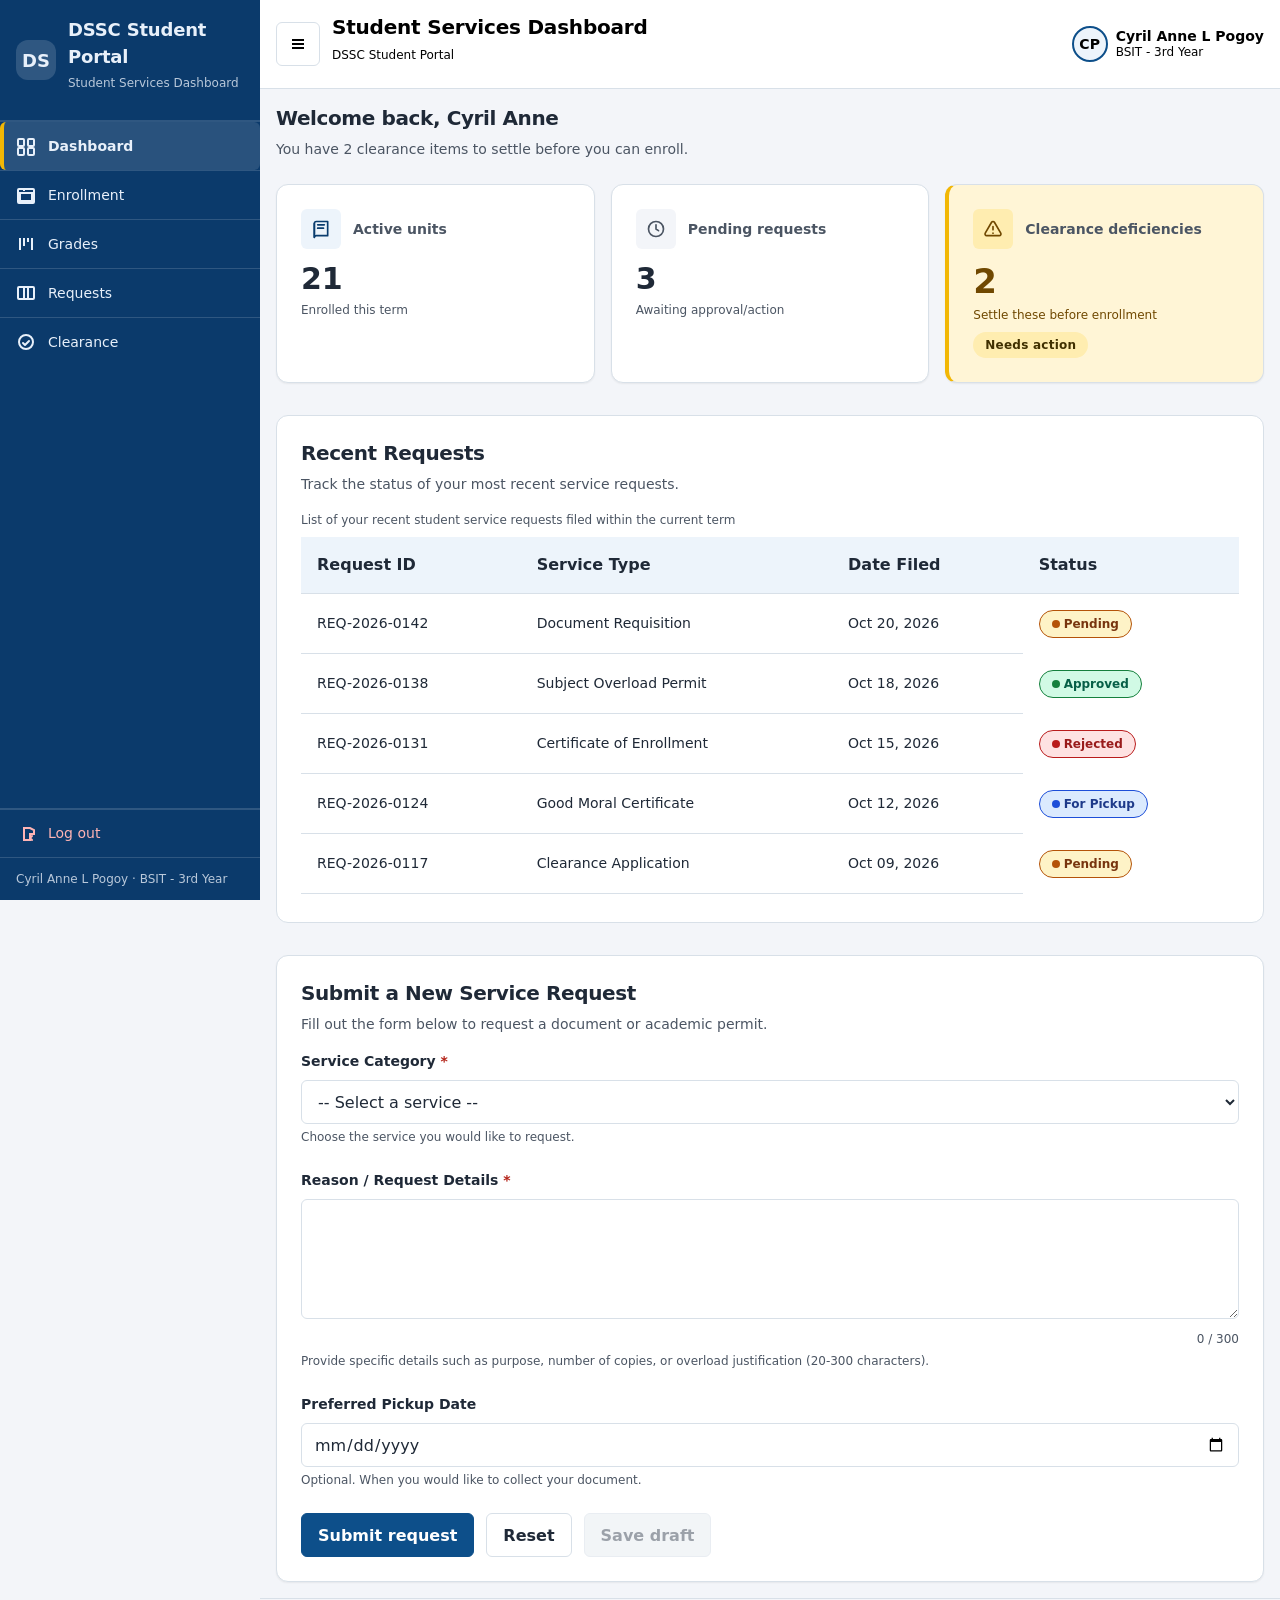
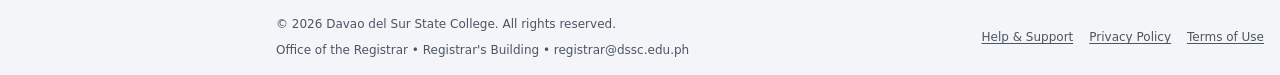
<file: index.html>
<!DOCTYPE html>
<html lang="en">
<head>
    <meta charset="UTF-8">
    <meta name="viewport" content="width=device-width, initial-scale=1">
    <title>Student Services Dashboard | DSSC Student Portal</title>
    <link rel="stylesheet" href="styles.css">
</head>
<body>
    <!-- Skip to main content link (first focusable element) -->
    <a href="#main-content" class="skip-link">Skip to main content</a>

    <!-- Sidebar (persistent on desktop, off-canvas drawer on mobile) -->
    <aside id="sidebar" class="sidebar">
        <div class="sidebar-brand">
            <span class="sidebar-logo" aria-hidden="true">DS</span>
            <div class="sidebar-title">
                <p class="site-title">DSSC Student Portal</p>
                <p class="site-subtitle">Student Services Dashboard</p>
            </div>
        </div>
        <nav aria-label="Main navigation">
            <ul class="sidebar-nav-list">
                <li class="sidebar-nav-item">
                    <a href="#summary" class="sidebar-link" aria-current="page">
                        <svg class="sidebar-icon" viewBox="0 0 20 20" aria-hidden="true" focusable="false">
                            <rect x="2" y="3" width="6" height="7" rx="1" stroke="currentColor" stroke-width="2" fill="none"/>
                            <rect x="12" y="3" width="6" height="7" rx="1" stroke="currentColor" stroke-width="2" fill="none"/>
                            <rect x="2" y="12" width="6" height="7" rx="1" stroke="currentColor" stroke-width="2" fill="none"/>
                            <rect x="12" y="12" width="6" height="7" rx="1" stroke="currentColor" stroke-width="2" fill="none"/>
                        </svg>
                        <span class="sidebar-label">Dashboard</span>
                    </a>
                </li>
                <li class="sidebar-nav-item">
                    <a href="#enrollment" class="sidebar-link">
                        <svg class="sidebar-icon" viewBox="0 0 20 20" aria-hidden="true" focusable="false">
                            <rect x="2" y="4" width="16" height="14" rx="1" stroke="currentColor" stroke-width="2" fill="none"/>
                            <line x1="8" y1="4" x2="8" y2="6" stroke="currentColor" stroke-width="2"/>
                            <path d="M4 8h12v8H4z" stroke="currentColor" stroke-width="2" fill="none"/>
                        </svg>
                        <span class="sidebar-label">Enrollment</span>
                    </a>
                </li>
                <li class="sidebar-nav-item">
                    <a href="#grades" class="sidebar-link">
                        <svg class="sidebar-icon" viewBox="0 0 20 20" aria-hidden="true" focusable="false">
                            <line x1="4" y1="16" x2="4" y2="4" stroke="currentColor" stroke-width="2"/>
                            <line x1="8" y1="12" x2="8" y2="4" stroke="currentColor" stroke-width="2"/>
                            <line x1="12" y1="8" x2="12" y2="4" stroke="currentColor" stroke-width="2"/>
                            <line x1="16" y1="4" x2="16" y2="16" stroke="currentColor" stroke-width="2"/>
                        </svg>
                        <span class="sidebar-label">Grades</span>
                    </a>
                </li>
                <li class="sidebar-nav-item">
                    <a href="#recent-requests" class="sidebar-link">
                        <svg class="sidebar-icon" viewBox="0 0 20 20" aria-hidden="true" focusable="false">
                            <rect x="2" y="4" width="16" height="12" rx="1" stroke="currentColor" stroke-width="2" fill="none"/>
                            <line x1="8" y1="4" x2="8" y2="16" stroke="currentColor" stroke-width="2"/>
                            <line x1="12" y1="4" x2="12" y2="16" stroke="currentColor" stroke-width="2"/>
                        </svg>
                        <span class="sidebar-label">Requests</span>
                    </a>
                </li>
                <li class="sidebar-nav-item">
                    <a href="#clearance" class="sidebar-link">
                        <svg class="sidebar-icon" viewBox="0 0 20 20" aria-hidden="true" focusable="false">
                            <circle cx="10" cy="10" r="7" stroke="currentColor" stroke-width="2" fill="none"/>
                            <path d="M7 11l2 2 4-4" stroke="currentColor" stroke-width="2" fill="none" stroke-linecap="round" stroke-linejoin="round"/>
                        </svg>
                        <span class="sidebar-label">Clearance</span>
                    </a>
                </li>
                <li class="sidebar-nav-item">
                    <a href="#" class="sidebar-link sidebar-link--logout">
                        <svg class="sidebar-icon" viewBox="0 0 20 20" aria-hidden="true" focusable="false">
                            <path d="M14 4h-6v12h6v-6h4v-4z" stroke="currentColor" stroke-width="2" fill="none"/>
                            <polyline points="16,12 14,14 16,16" stroke="currentColor" stroke-width="2" fill="none" stroke-linecap="round" stroke-linejoin="round"/>
                        </svg>
                        <span class="sidebar-label">Log out</span>
                    </a>
                </li>
            </ul>
        </nav>
        <p class="sidebar-context">BSIT - 3rd Year</p>
    </aside>

    <!-- Backdrop overlay for the off-canvas drawer -->
    <div class="overlay" hidden></div>

    <!-- Persistent Header -->
    <header class="site-header">
        <div class="header-container">
            <button class="menu-toggle" aria-expanded="false" aria-controls="sidebar" aria-label="Toggle navigation">
                <svg class="menu-icon" viewBox="0 0 20 20" aria-hidden="true" focusable="false">
                    <line x1="4" y1="6" x2="16" y2="6" stroke="currentColor" stroke-width="2"/>
                    <line x1="4" y1="10" x2="16" y2="10" stroke="currentColor" stroke-width="2"/>
                    <line x1="4" y1="14" x2="16" y2="14" stroke="currentColor" stroke-width="2"/>
                </svg>
            </button>
            <div class="page-title">
                <h1 class="site-title">Student Services Dashboard</h1>
                <p class="site-subtitle">DSSC Student Portal</p>
            </div>
            <div class="profile-badge" role="group" aria-label="Current user" data-user-name="Cyril Anne L Pogoy">
                <span class="profile-avatar" aria-hidden="true"></span>
                <div class="profile-details">
                    <p class="profile-name"></p>
                    <p class="profile-id">BSIT - 3rd Year</p>
                </div>
            </div>
        </div>
    </header>

    <!-- Main Content Canvas -->
    <main id="main-content" class="main-content">
        <!-- Summary Metrics Section (PRIMARY) -->
        <section id="summary" class="section summary-section" aria-labelledby="summary-heading">
            <header class="section-header">
                <h2 id="summary-heading" class="section-title">Welcome back, <span id="greeting-name"></span></h2>
                <p class="section-description">You have 2 clearance items to settle before you can enroll.</p>
            </header>

            <div class="metric-grid">
                <!-- Metric Card 1: Active Units -->
                <article class="metric-card" aria-labelledby="metric-active-units">
                    <div class="metric-body">
                        <div class="metric-head">
                            <span class="metric-icon" aria-hidden="true">
                                <svg viewBox="0 0 24 24" fill="none" stroke="currentColor" stroke-width="2" stroke-linecap="round" stroke-linejoin="round" aria-hidden="true">
                                    <path d="M4 5.5A2.5 2.5 0 0 1 6.5 3H20v17H6.5A2.5 2.5 0 0 0 4 22z"/>
                                    <path d="M4 5.5v16.5M8 7h8M8 11h7"/>
                                </svg>
                            </span>
                            <h3 id="metric-active-units" class="metric-title">Active units</h3>
                        </div>
                        <p class="metric-value">21</p>
                        <p class="metric-note">Enrolled this term</p>
                    </div>
                </article>

                <!-- Metric Card 2: Pending Requests -->
                <article class="metric-card" aria-labelledby="metric-pending-requests">
                    <div class="metric-body">
                        <div class="metric-head">
                            <span class="metric-icon metric-icon--neutral" aria-hidden="true">
                                <svg viewBox="0 0 24 24" fill="none" stroke="currentColor" stroke-width="2" stroke-linecap="round" stroke-linejoin="round" aria-hidden="true">
                                    <circle cx="12" cy="12" r="9"/>
                                    <path d="M12 7v5l3 2"/>
                                </svg>
                            </span>
                            <h3 id="metric-pending-requests" class="metric-title">Pending requests</h3>
                        </div>
                        <p class="metric-value" id="metric-pending-value">3</p>
                        <p class="metric-note">Awaiting approval/action</p>
                    </div>
                </article>

                <!-- Metric Card 3: Clearance Deficiencies (urgent/warning) -->
                <article class="metric-card metric-card--warning" aria-labelledby="metric-clearance-deficiencies">
                    <div class="metric-body">
                        <div class="metric-head">
                            <span class="metric-icon metric-icon--warning" aria-hidden="true">
                                <svg viewBox="0 0 24 24" fill="none" stroke="currentColor" stroke-width="2" stroke-linecap="round" stroke-linejoin="round" aria-hidden="true">
                                    <path d="M10.3 3.9 2.7 17a2 2 0 0 0 1.7 3h15.2a2 2 0 0 0 1.7-3L13.7 3.9a2 2 0 0 0-3.4 0z"/>
                                    <path d="M12 9v4m0 4h.01"/>
                                </svg>
                            </span>
                            <h3 id="metric-clearance-deficiencies" class="metric-title">Clearance deficiencies</h3>
                        </div>
                        <p class="metric-value">2</p>
                        <p class="metric-note">Settle these before enrollment</p>
                        <span class="metric-action-tag">Needs action</span>
                    </div>
                </article>
            </div>
        </section>

        <!-- Recent Requests Table Section (SECONDARY) -->
        <section id="recent-requests" class="section requests-section" aria-labelledby="requests-heading">
            <header class="section-header">
                <h2 id="requests-heading" class="section-title">Recent Requests</h2>
                <p class="section-description">Track the status of your most recent service requests.</p>
            </header>

            <!-- Responsive table wrapper (overflow-x safety net) -->
            <div class="table-wrapper" role="region" aria-labelledby="requests-heading" tabindex="0">
                <table class="requests-table">
                    <caption class="table-caption">List of your recent student service requests filed within the current term</caption>
                    <thead>
                        <tr>
                            <th scope="col">Request ID</th>
                            <th scope="col">Service Type</th>
                            <th scope="col">Date Filed</th>
                            <th scope="col">Status</th>
                        </tr>
                    </thead>
                    <tbody id="requests-table-body">
                        <tr>
                            <td data-label="Request ID">REQ-2026-0142</td>
                            <td data-label="Service Type">Document Requisition</td>
                            <td data-label="Date Filed">Oct 20, 2026</td>
                            <td data-label="Status"><span class="status-badge status-badge--pending"><span class="status-dot" aria-hidden="true"></span><span class="status-text">Pending</span></span></td>
                        </tr>
                        <tr>
                            <td data-label="Request ID">REQ-2026-0138</td>
                            <td data-label="Service Type">Subject Overload Permit</td>
                            <td data-label="Date Filed">Oct 18, 2026</td>
                            <td data-label="Status"><span class="status-badge status-badge--approved"><span class="status-dot" aria-hidden="true"></span><span class="status-text">Approved</span></span></td>
                        </tr>
                        <tr>
                            <td data-label="Request ID">REQ-2026-0131</td>
                            <td data-label="Service Type">Certificate of Enrollment</td>
                            <td data-label="Date Filed">Oct 15, 2026</td>
                            <td data-label="Status"><span class="status-badge status-badge--rejected"><span class="status-dot" aria-hidden="true"></span><span class="status-text">Rejected</span></span></td>
                        </tr>
                        <tr>
                            <td data-label="Request ID">REQ-2026-0124</td>
                            <td data-label="Service Type">Good Moral Certificate</td>
                            <td data-label="Date Filed">Oct 12, 2026</td>
                            <td data-label="Status"><span class="status-badge status-badge--for-pickup"><span class="status-dot" aria-hidden="true"></span><span class="status-text">For Pickup</span></span></td>
                        </tr>
                        <tr>
                            <td data-label="Request ID">REQ-2026-0117</td>
                            <td data-label="Service Type">Clearance Application</td>
                            <td data-label="Date Filed">Oct 09, 2026</td>
                            <td data-label="Status"><span class="status-badge status-badge--pending"><span class="status-dot" aria-hidden="true"></span><span class="status-text">Pending</span></span></td>
                        </tr>
                    </tbody>
                </table>
            </div>
        </section>

        <!-- New Service Request Form Section (UTILITY/form panel) -->
        <section id="new-request" class="section form-section" aria-labelledby="form-heading">
            <header class="section-header">
                <h2 id="form-heading" class="section-title">Submit a New Service Request</h2>
                <p class="section-description">Fill out the form below to request a document or academic permit.</p>
            </header>

            <!-- Success/Feedback message region (aria-live) -->
            <div id="form-status" class="form-status" role="status" aria-live="polite"></div>

            <form id="request-form" class="service-request-form" action="#" method="post" novalidate aria-labelledby="form-heading">
                <!-- Field 1: Service Category -->
                <div class="form-group">
                    <label for="service-category" class="form-label">Service Category <span class="required" aria-hidden="true">*</span><span class="visually-hidden"> (required)</span></label>
                    <select id="service-category" name="service-category" class="form-control" required aria-required="true" aria-describedby="service-category-help service-category-error">
                        <option value="" selected disabled>-- Select a service --</option>
                        <option value="document-requisition">Document Requisition</option>
                        <option value="subject-overload-permit">Subject Overload Permit</option>
                        <option value="certificate-enrollment">Certificate of Enrollment</option>
                        <option value="clearance-application">Clearance Application</option>
                    </select>
                    <small id="service-category-help" class="form-help">Choose the service you would like to request.</small>
                    <p id="service-category-error" class="error-msg" role="alert"></p>
                </div>

                <!-- Field 2: Reason / Request Details -->
                <div class="form-group">
                    <label for="request-details" class="form-label">Reason / Request Details <span class="required" aria-hidden="true">*</span><span class="visually-hidden"> (required)</span></label>
                    <textarea id="request-details" name="request-details" class="form-control" rows="5" required minlength="20" maxlength="300" aria-required="true" aria-describedby="request-details-help request-details-error"></textarea>
                    <span id="char-counter" class="char-counter">0 / 300</span>
                    <small id="request-details-help" class="form-help">Provide specific details such as purpose, number of copies, or overload justification (20-300 characters).</small>
                    <p id="request-details-error" class="error-msg" role="alert"></p>
                </div>

                <!-- Field 3: Preferred Pickup Date (Optional) -->
                <div class="form-group">
                    <label for="pickup-date" class="form-label">Preferred Pickup Date</label>
                    <input type="date" id="pickup-date" name="pickup-date" class="form-control" aria-describedby="pickup-date-help pickup-date-error">
                    <small id="pickup-date-help" class="form-help">Optional. When you would like to collect your document.</small>
                    <p id="pickup-date-error" class="error-msg" role="alert"></p>
                </div>

                <!-- Form Actions (Flexbox button group) -->
                <div class="form-actions">
                    <button type="submit" class="btn btn-primary">Submit request</button>
                    <button type="reset" class="btn btn-secondary">Reset</button>
                    <button type="button" class="btn btn-save" id="save-draft" disabled>Save draft</button>
                </div>
            </form>
        </section>
    </main>

    <!-- Footer -->
    <footer id="footer" class="site-footer">
        <div class="footer-container">
            <p class="footer-text">&copy; 2026 Davao del Sur State College. All rights reserved.</p>
            <p class="footer-text">Office of the Registrar &bull; Registrar's Building &bull; registrar@dssc.edu.ph</p>
            <nav class="footer-nav" aria-label="Footer links">
                <a href="#">Help &amp; Support</a>
                <a href="#">Privacy Policy</a>
                <a href="#">Terms of Use</a>
            </nav>
        </div>
    </footer>

    <script src="script.js" defer></script>
</body>
</html>
</file>
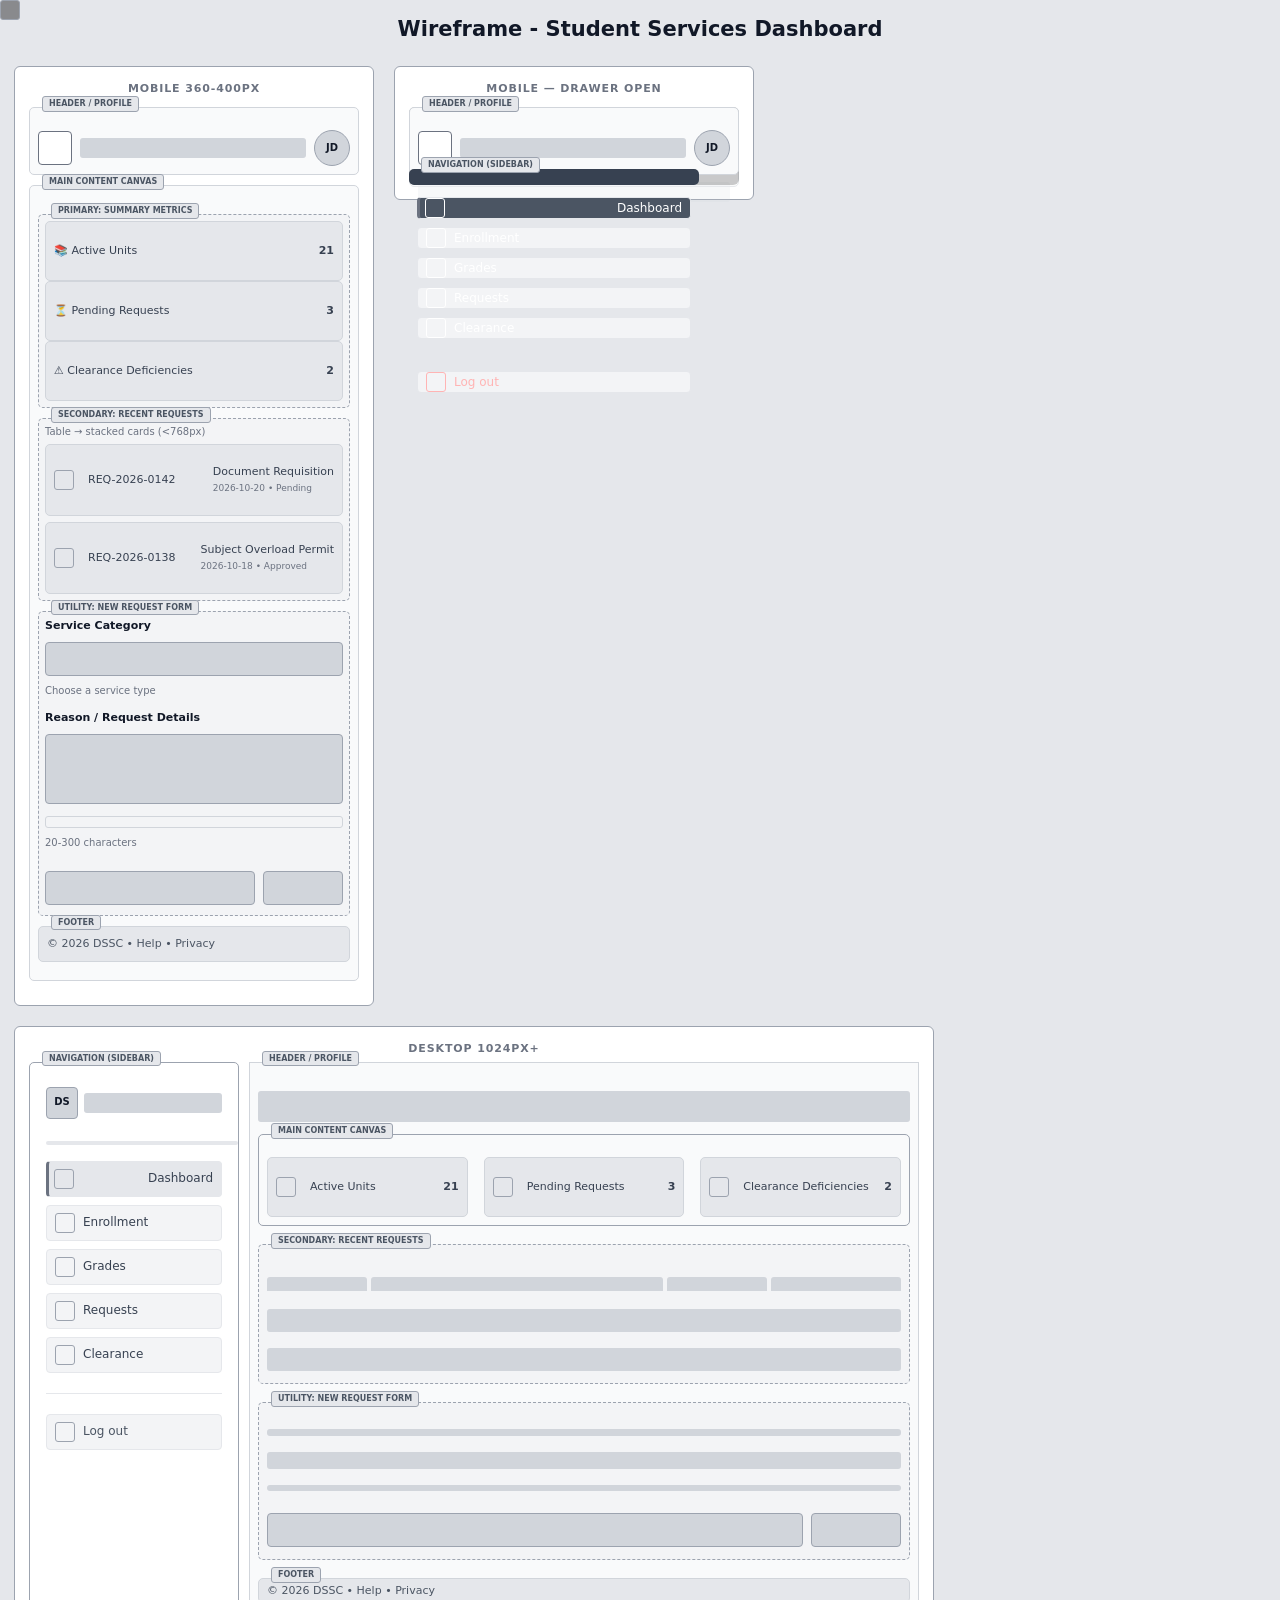
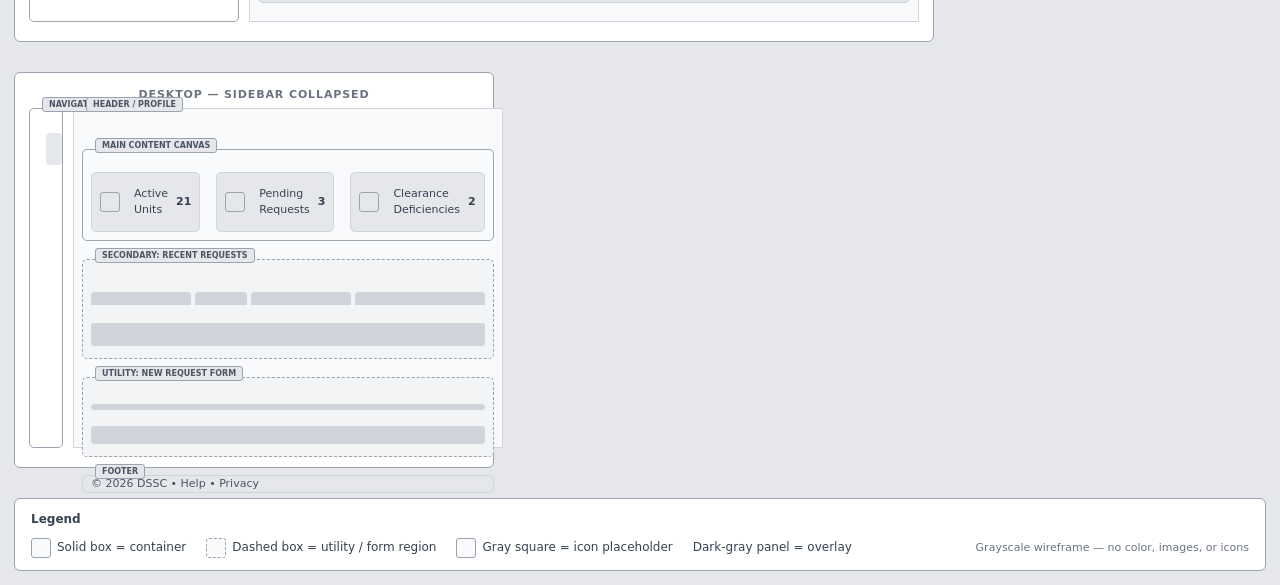
<file: wireframe.html>
<!DOCTYPE html>
<html lang="en">
<head>
    <meta charset="UTF-8">
    <meta name="viewport" content="width=device-width, initial-scale=1">
    <title>Wireframe - Student Services Dashboard</title>
    <style>
        * { box-sizing: border-box; margin: 0; padding: 0; }
        body {
            background: #e5e7eb;
            color: #111827;
            font-family: system-ui, -apple-system, Segoe UI, Roboto, Helvetica, Arial, sans-serif;
            font-size: 13px;
            line-height: 1.45;
            padding: 14px;
        }
        h1 {
            font-size: 21px;
            font-weight: 700;
            margin: 0 0 22px;
            text-align: center;
        }
        .page-wrap {
            max-width: 1700px;
            margin: 0 auto;
        }
        .frames-row {
            display: flex;
            gap: 20px;
            align-items: flex-start;
            flex-wrap: wrap;
            margin-bottom: 30px;
        }
        .frame {
            background: #ffffff;
            border: 1px solid #9ca3af;
            border-radius: 6px;
            padding: 14px;
            position: relative;
            display: flex;
            flex-direction: column;
        }
        .frame.mobile { width: 360px; }
        .frame.desktop { width: 920px; }
        .frame.small { width: 480px; }
        .frame-title {
            font-size: 11px;
            font-weight: 700;
            color: #6b7280;
            text-transform: uppercase;
            letter-spacing: 0.08em;
            text-align: center;
            margin-bottom: 10px;
        }
        /* Region tag on top-left border */
        .region-tag {
            position: absolute;
            top: -12px;
            left: 12px;
            font-size: 8px;
            font-weight: 700;
            color: #4b5563;
            background: #e5e7eb;
            border: 1px solid #9ca3af;
            padding: 1px 6px;
            border-radius: 3px;
            z-index: 2;
            text-transform: uppercase;
            white-space: nowrap;
        }
        .region { position: relative; padding-top: 16px; margin-bottom: 10px; }
        .box {
            background: #f9fafb;
            border: 1px solid #d1d5db;
            border-radius: 5px;
            padding: 8px;
        }
        .box.dashed { border-style: dashed; border-color: #9ca3af; background: #f3f4f6; }
        .bar { height: 20px; border-radius: 3px; background: #d1d5db; margin: 4px 0; }
        .bar.wide { width: 100%; }
        .flex { display: flex; gap: 8px; align-items: center; }
        .flex-col { display: flex; flex-direction: column; gap: 8px; }
        .card {
            height: 60px;
            border-radius: 5px;
            background: #e5e7eb;
            border: 1px solid #d1d5db;
            padding: 6px 8px;
            font-size: 11px;
            color: #374151;
            display: flex;
            align-items: center;
            gap: 8px;
        }
        .footer-box {
            height: 36px;
            border-radius: 5px;
            background: #e5e7eb;
            border: 1px solid #d1d5db;
            display: flex;
            align-items: center;
            padding: 0 8px;
            font-size: 11px;
            color: #4b5563;
        }
        .hamburger {
            width: 34px; height: 34px;
            border: 1px solid #6b7280;
            border-radius: 4px;
            background: #ffffff;
            display: flex;
            align-items: center;
            justify-content: center;
        }
        .icon-box {
            width: 20px; height: 20px;
            border: 1px solid #9ca3af;
            border-radius: 3px;
            flex-shrink: 0;
        }
        .nav-row {
            height: 36px;
            border-radius: 4px;
            background: #f3f4f6;
            border: 1px solid #e5e7eb;
            display: flex;
            align-items: center;
            padding: 0 8px;
            font-size: 12px;
            color: #374151;
            gap: 8px;
        }
        .nav-row.active {
            background: #e5e7eb;
            border-left: 3px solid #6b7280;
            padding-left: 5px;
        }
        .nav-row.logout {
            margin-top: auto;
            color: #4b5563;
        }
        .overlay {
            position: absolute;
            inset: 0;
            background: rgba(0, 0, 0, 0.4);
            border-radius: 6px;
            z-index: 1;
        }
        /* Callout in page margin */
        .callout {
            position: absolute;
            font-size: 10px;
            color: #374151;
            background: #ffffff;
            border: 1px solid #9ca3af;
            padding: 2px 6px;
            border-radius: 3px;
            white-space: nowrap;
            pointer-events: none;
            z-index: 3;
        }
        .line {
            position: absolute;
            background: #9ca3af;
            z-index: 2;
            pointer-events: none;
        }
        .line-v { width: 1px; }
        .line-h { height: 1px; }
        .legend {
            max-width: 1700px;
            margin: 0 auto;
            background: #ffffff;
            border: 1px solid #9ca3af;
            border-radius: 6px;
            padding: 12px 16px;
            font-size: 12px;
            color: #374151;
        }
        .legend p { margin: 0 0 10px; }
        .legend-row { display: flex; gap: 20px; align-items: center; flex-wrap: wrap; }
        .legend-item { display: flex; align-items: center; gap: 6px; }
        .legend-sw {
            width: 20px; height: 20px;
            border: 1px solid #9ca3af;
            border-radius: 3px; background: #f9fafb;
        }
        .legend-sw.dashed { border-style: dashed; }
        .legend-sw.x {
            display: flex; align-items: center; justify-content: center;
            font-weight: 700; font-size: 11px;
        }
        .legend-sw.overlay { background: rgba(0,0,0,0.4); }
    </style>
</head>
<body>
    <h1>Wireframe - Student Services Dashboard</h1>
    <div class="page-wrap">
        <div class="frames-row">
            <!-- FRAME A: Mobile closed -->
            <div class="frame mobile">
                <div class="frame-title">Mobile 360-400px</div>
                <div class="box flex region" style="padding-top:22px;">
                    <div class="region-tag">Header / Profile</div>
                    <div class="hamburger"></div>
                    <div class="bar wide" style="flex:1;"></div>
                    <div style="width:36px;height:36px;border-radius:50%;background:#d1d5db;border:1px solid #9ca3af;display:flex;align-items:center;justify-content:center;font-size:10px;font-weight:700;">JD</div>
                </div>
                <div class="box region" style="padding-top:22px;">
                    <div class="region-tag">Main Content Canvas</div>
                    <div class="box dashed region" style="margin-top:6px;padding:6px;">
                        <div class="region-tag">Primary: Summary Metrics</div>
                        <div class="card">&#x1F4DA; Active Units <span style="margin-left:auto;font-weight:700;">21</span></div>
                        <div class="card">&#x23F3; Pending Requests <span style="margin-left:auto;font-weight:700;">3</span></div>
                        <div class="card">&#x26A0; Clearance Deficiencies <span style="margin-left:auto;font-weight:700;">2</span></div>
                    </div>
                    <div class="box dashed region" style="margin-top:6px;padding:6px;">
                        <div class="region-tag">Secondary: Recent Requests</div>
                        <div style="font-size:10px;color:#6b7280;margin-bottom:4px;">Table &rarr; stacked cards (&lt;768px)</div>
                        <div class="card" style="height:72px;"><span class="icon-box" style="margin-right:6px;"></span>REQ-2026-0142 <span style="margin-left:auto;">Document Requisition<br><span style="font-size:9px;color:#6b7280;">2026-10-20 &bull; Pending</span></span></div>
                        <div class="card" style="height:72px;margin-top:6px;"><span class="icon-box" style="margin-right:6px;"></span>REQ-2026-0138 <span style="margin-left:auto;">Subject Overload Permit<br><span style="font-size:9px;color:#6b7280;">2026-10-18 &bull; Approved</span></span></div>
                    </div>
                    <div class="box dashed flex-col region" style="margin-top:6px;padding:6px;">
                        <div class="region-tag">Utility: New Request Form</div>
                        <div style="display:flex;flex-direction:column;gap:4px;">
                            <div style="font-size:11px;font-weight:600;">Service Category</div>
                            <div class="bar wide" style="height:34px;border:1px solid #9ca3af;border-radius:4px;"></div>
                            <div style="font-size:10px;color:#6b7280;">Choose a service type</div>
                            <div style="display:flex;flex-direction:column;gap:4px;margin-top:8px;">
                                <div style="font-size:11px;font-weight:600;">Reason / Request Details</div>
                                <div class="bar wide" style="height:70px;border:1px solid #9ca3af;border-radius:4px;"></div>
                                <div class="bar wide" style="height:12px;background:#f3f4f6;border:1px solid #d1d5db;border-radius:3px;"></div>
                                <div style="font-size:10px;color:#6b7280;">20-300 characters</div>
                            </div>
                        </div>
                        <div class="flex" style="margin-top:8px;gap:8px;">
                            <div class="bar" style="flex:1;height:34px;border:1px solid #9ca3af;border-radius:4px;"></div>
                            <div class="bar" style="width:80px;height:34px;border:1px solid #9ca3af;border-radius:4px;"></div>
                        </div>
                    </div>
                    <div class="footer-box region" style="margin-top:6px;">
                        <div class="region-tag">Footer</div>
                        &copy; 2026 DSSC &bull; Help &bull; Privacy
                    </div>
                </div>
            </div>

            <!-- FRAME B: Mobile drawer open -->
            <div class="frame mobile" style="position:relative;">
                <div class="frame-title">Mobile — Drawer Open</div>
                <div style="position:relative;height:calc(100% - 42px);">
                    <div class="overlay"></div>
                    <div class="box flex region" style="position:relative;z-index:3;padding-top:22px;">
                        <div class="region-tag">Header / Profile</div>
                        <div class="hamburger"></div>
                        <div class="bar wide" style="flex:1;"></div>
                        <div style="width:36px;height:36px;border-radius:50%;background:#d1d5db;border:1px solid #9ca3af;display:flex;align-items:center;justify-content:center;font-size:10px;font-weight:700;">JD</div>
                    </div>
                    <div class="box flex-col region" style="position:absolute;z-index:3;left:0;top:62px;width:290px;height:calc(100% - 62px);border:none;background:#374151;color:#fff;">
                        <div class="region-tag">Navigation (Sidebar)</div>
                        <div class="bar wide" style="background:#4b5563;height:40px;margin-bottom:8px;"></div>
                        <div class="nav-row active" style="color:#fff;background:#4b5563;"><div class="icon-box" style="border-color:#fff;"></div><span style="margin-left:auto;">Dashboard</span></div>
                        <div class="nav-row" style="color:#fff;"><div class="icon-box" style="border-color:#fff;"></div>Enrollment</div>
                        <div class="nav-row" style="color:#fff;"><div class="icon-box" style="border-color:#fff;"></div>Grades</div>
                        <div class="nav-row" style="color:#fff;"><div class="icon-box" style="border-color:#fff;"></div>Requests</div>
                        <div class="nav-row" style="color:#fff;"><div class="icon-box" style="border-color:#fff;"></div>Clearance</div>
                        <div style="height:1px;background:rgba(255,255,255,0.15);margin:8px 0;"></div>
                        <div class="nav-row logout" style="color:#ffb4b4;"><div class="icon-box" style="border-color:#ffb4b4;"></div>Log out</div>
                    </div>
                    <div class="box region" style="position:absolute;z-index:2;left:0;top:62px;width:100%;height:calc(100% - 62px);opacity:0.5;">
                        <div class="region-tag">Main Content Canvas</div>
                        <div class="bar wide" style="opacity:0.3;"></div>
                    </div>
                </div>
            </div>

            <!-- FRAME C: Desktop open -->
            <div class="frame desktop" style="position:relative;">
                <div class="frame-title">Desktop 1024px+</div>
                <div class="flex" style="gap:10px;height:560px;">
                    <div class="box flex-col region" style="width:210px;height:100%;border:1px solid #9ca3af;background:#ffffff;padding-top:24px;">
                        <div class="region-tag">Navigation (Sidebar)</div>
                        <div class="flex" style="margin:0 8px 14px 8px;gap:6px;">
                            <div style="width:32px;height:32px;border-radius:4px;background:#d1d5db;border:1px solid #9ca3af;display:flex;align-items:center;justify-content:center;font-size:10px;font-weight:700;">DS</div>
                            <div class="bar wide" style="flex:1;"></div>
                        </div>
                        <div class="bar wide" style="height:4px;background:#e5e7eb;margin:0 8px 8px 8px;"></div>
                        <div class="nav-row active" style="margin:0 8px;"><div class="icon-box"></div><span style="margin-left:auto;">Dashboard</span></div>
                        <div class="nav-row" style="margin:0 8px;"><div class="icon-box"></div>Enrollment</div>
                        <div class="nav-row" style="margin:0 8px;"><div class="icon-box"></div>Grades</div>
                        <div class="nav-row" style="margin:0 8px;"><div class="icon-box"></div>Requests</div>
                        <div class="nav-row" style="margin:0 8px;"><div class="icon-box"></div>Clearance</div>
                        <div style="height:1px;background:#e5e7eb;margin:12px 8px;"></div>
                        <div class="nav-row logout" style="margin:0 8px;"><div class="icon-box"></div>Log out</div>
                    </div>
                    <div class="flex-col region" style="flex:1;height:100%;padding:8px;gap:8px;border:1px solid #d1d5db;background:#f9fafb;padding-top:24px;">
                        <div class="region-tag">Header / Profile</div>
                        <div class="bar wide" style="height:48px;"></div>
                        <div class="box flex region" style="flex:1;border-color:#9ca3af;padding-top:22px;">
                            <div class="region-tag">Main Content Canvas</div>
                            <div class="card" style="flex:1;"><span class="icon-box" style="margin-right:6px;"></span>Active Units <span style="margin-left:auto;font-weight:700;">21</span></div>
                            <div class="card" style="flex:1;margin-left:8px;"><span class="icon-box" style="margin-right:6px;"></span>Pending Requests <span style="margin-left:auto;font-weight:700;">3</span></div>
                            <div class="card" style="flex:1;margin-left:8px;"><span class="icon-box" style="margin-right:6px;"></span>Clearance Deficiencies <span style="margin-left:auto;font-weight:700;">2</span></div>
                        </div>
                        <div class="box dashed flex-col region" style="min-height:140px;padding-top:22px;">
                            <div class="region-tag">Secondary: Recent Requests</div>
                            <div style="display:flex;gap:4px;overflow:auto;margin:6px 0;">
                                <div class="bar" style="width:100px;"></div>
                                <div class="bar" style="flex:1;"></div>
                                <div class="bar" style="width:100px;"></div>
                                <div class="bar" style="width:130px;"></div>
                            </div>
                            <div class="bar wide" style="height:36px;"></div>
                            <div class="bar wide" style="height:36px;"></div>
                        </div>
                        <div class="box dashed flex-col region" style="min-height:120px;padding-top:22px;">
                            <div class="region-tag">Utility: New Request Form</div>
                            <div class="bar wide"></div>
                            <div class="bar wide" style="height:56px;"></div>
                            <div class="bar wide"></div>
                            <div class="flex" style="margin-top:6px;gap:8px;">
                                <div class="bar" style="flex:1;height:34px;border:1px solid #9ca3af;border-radius:4px;"></div>
                                <div class="bar" style="width:90px;height:34px;border:1px solid #9ca3af;border-radius:4px;"></div>
                            </div>
                        </div>
                        <div class="footer-box region" style="margin-top:auto;">
                            <div class="region-tag">Footer</div>
                            &copy; 2026 DSSC &bull; Help &bull; Privacy
                        </div>
                    </div>
                </div>
            </div>
        </div>

        <div class="frames-row">
            <!-- FRAME D: Desktop collapsed -->
            <div class="frame desktop small" style="position:relative;">
                <div class="frame-title">Desktop — Sidebar Collapsed</div>
                <div class="flex" style="gap:10px;height:340px;">
                    <div class="box flex-col region" style="width:48px;height:100%;border:1px solid #9ca3af;background:#ffffff;padding-top:24px;">
                        <div class="region-tag">Navigation (Sidebar)</div>
                        <div class="bar wide" style="background:#e5e7eb;height:32px;border-radius:4px;margin:0 8px 12px 8px;"></div>
                    </div>
                    <div class="flex-col region" style="flex:1;height:100%;padding:8px;gap:8px;border:1px solid #d1d5db;background:#f9fafb;padding-top:24px;">
                        <div class="region-tag">Header / Profile</div>
                        <div class="bar wide" style="height:48px;"></div>
                        <div class="box flex region" style="flex:1;border-color:#9ca3af;padding-top:22px;">
                            <div class="region-tag">Main Content Canvas</div>
                            <div class="card" style="flex:1;"><span class="icon-box" style="margin-right:6px;"></span>Active Units <span style="margin-left:auto;font-weight:700;">21</span></div>
                            <div class="card" style="flex:1;margin-left:8px;"><span class="icon-box" style="margin-right:6px;"></span>Pending Requests <span style="margin-left:auto;font-weight:700;">3</span></div>
                            <div class="card" style="flex:1;margin-left:8px;"><span class="icon-box" style="margin-right:6px;"></span>Clearance Deficiencies <span style="margin-left:auto;font-weight:700;">2</span></div>
                        </div>
                        <div class="box dashed flex-col region" style="min-height:100px;padding-top:22px;">
                            <div class="region-tag">Secondary: Recent Requests</div>
                            <div style="display:flex;gap:4px;overflow:auto;margin:6px 0;">
                                <div class="bar" style="width:100px;"></div>
                                <div class="bar" style="flex:1;"></div>
                                <div class="bar" style="width:100px;"></div>
                                <div class="bar" style="width:130px;"></div>
                            </div>
                            <div class="bar wide" style="height:36px;"></div>
                        </div>
                        <div class="box dashed flex-col region" style="min-height:80px;padding-top:22px;">
                            <div class="region-tag">Utility: New Request Form</div>
                            <div class="bar wide"></div>
                            <div class="bar wide" style="height:56px;"></div>
                        </div>
                        <div class="footer-box region" style="margin-top:auto;">
                            <div class="region-tag">Footer</div>
                            &copy; 2026 DSSC &bull; Help &bull; Privacy
                        </div>
                    </div>
                </div>
            </div>
        </div>

        <div class="legend">
            <p><strong>Legend</strong></p>
            <div class="legend-row">
                <div class="legend-item"><div class="legend-sw"></div>Solid box = container</div>
                <div class="legend-item"><div class="legend-sw dashed"></div>Dashed box = utility / form region</div>
                <div class="legend-item"><div class="legend-sw x"></div>Gray square = icon placeholder</div>
                <div class="legend-item"><div class="legend-sw overlay"></div>Dark-gray panel = overlay</div>
                <div class="legend-item" style="margin-left:auto;font-size:11px;color:#6b7280;">Grayscale wireframe — no color, images, or icons</div>
            </div>
        </div>
    </div>
</body>
</html>
</file>
<file: styles.css>
/* ========================================
   DSSC Student Services Dashboard
   styles.css — Design system & layout
   Sections: Tokens, Base, Layout, Sidebar,
             Components, Table, Form, States, Breakpoints
   ======================================== */

/* ---------- Tokens ---------- */
:root {
  /* Colors */
  --color-primary: #0d4f8a;
  --color-primary-dark: #0b3d6e;
  --color-accent: #f2b705;
  --color-accent-text: #403000;
  --color-sidebar-bg: #0b3a6b;
  --color-sidebar-text: #e8f0fa;
  --color-sidebar-text-muted: #b9c8da;
  --color-sidebar-hover-bg: var(--color-white-08);
  --color-sidebar-active-bg: var(--color-white-12);
  --color-sidebar-accent: #7fb8ff;
  --color-sidebar-divider: var(--color-white-15);
  --color-sidebar-logout-text: #ffb4b4;
  --header-bg: #ffffff;
  --header-text: #000000;
  --header-text-muted: #000000;
  --header-border: var(--color-border);
  --header-hover-bg: var(--color-tint-blue);
  --color-surface: #ffffff;
  --color-background: #f3f5f9;
  --color-text: #1f2937;
  --color-muted: #4b5563;
  --color-border: #d8e0e8;
  --color-border-subtle: #e3e8ef;
  --color-tint-blue: #edf4fb;
  --color-tint-neutral: #f3f5f9;
  --color-success: #166534;
  --color-success-bg: #ecfdf5;
  --color-warning: #704800;
  --color-warning-bg: #fff5d6;
  --color-danger: #b42318;
  --color-danger-bg: #fef2f2;
  --color-status-pending-bg: #fef3c7;
  --color-status-pending-text: #78350f;
  --color-status-pending-dot: #b45309;
  --color-status-approved-bg: #d1fae5;
  --color-status-approved-text: #065f46;
  --color-status-approved-dot: #15803d;
  --color-status-rejected-bg: #fee2e2;
  --color-status-rejected-text: #991b1b;
  --color-status-rejected-dot: #b91c1c;
  --color-status-pickup-bg: #dbeafe;
  --color-status-pickup-text: #1e3a8a;
  --color-status-pickup-dot: #1d4ed8;
  --color-status-review-bg: #e0e7ff;
  --color-status-review-text: #3730a3;
  --color-status-review-dot: #4f46e5;
  --color-row-hover: #f3f7fb;
  --color-focus: #1a73e8;
  --color-focus-light: #93c5fd;
  --color-placeholder: #596579;
  --color-disabled-bg: #e8edf2;
  --color-overlay: rgba(0, 0, 0, 0.4);
  --color-white-08: rgba(255, 255, 255, 0.08);
  --color-white-12: rgba(255, 255, 255, 0.12);
  --color-white-15: rgba(255, 255, 255, 0.15);
  --color-white-20: rgba(255, 255, 255, 0.2);
  --color-white-40: rgba(255, 255, 255, 0.4);
  --color-white-50: rgba(255, 255, 255, 0.5);
  --color-white-60: rgba(255, 255, 255, 0.6);
  --color-white-70: rgba(255, 255, 255, 0.7);
  --color-warning-tint-strong: #ffedb0;
  --color-sidebar-logout-hover: rgba(255, 180, 180, 0.15);
  --color-shadow: rgba(11, 58, 107, 0.12);
  --focus-ring-width: 3px;
  --focus-ring-offset: 2px;
  --tracking-tight: -0.02em;
  --tracking-subtle: -0.01em;
  --tracking-tag: 0.02em;
  --metric-icon-size: 40px;
  --sidebar-logo-size: 40px;
  --avatar-size: 36px;
  --avatar-size-mobile: 40px;
  --profile-details-max-width: 160px;
  --accent-bar-width: 4px;
  --textarea-min-height: 120px;
  /* Spacing scale */
  --space-1: 4px;
  --space-2: 8px;
  --space-3: 12px;
  --space-4: 16px;
  --space-5: 24px;
  --space-6: 32px;
  --space-7: 48px;
  /* Radius & shadow */
  --radius-sm: 6px;
  --radius-md: 12px;
  --radius-pill: 999px;
  --shadow-sm: 0 1px 2px rgba(0, 0, 0, 0.06);
  --shadow-md: 0 4px 12px var(--color-shadow);
  /* Typography */
  --font-family: system-ui, -apple-system, Segoe UI, Roboto, Helvetica, Arial, "Apple Color Emoji", "Segoe UI Emoji", sans-serif;
  --font-size-xs: 12px;
  --font-size-sm: 14px;
  --font-size-base: 16px;
  --font-size-lg: 18px;
  --font-size-xl: 20px;
  --font-size-2xl: 24px;
  --font-size-3xl: 30px;
  --line-height-tight: 1.2;
  --line-height-heading: 1.3;
  --line-height: 1.5;
  --weight-regular: 400;
  --weight-semibold: 600;
  --weight-bold: 700;
  --tap-target-min: 44px;
  --icon-size: 20px;
  --transition-fast: 150ms ease;
  --transition-drawer: 300ms ease;
  --z-content: 0;
  --z-header: 100;
  --z-skip-link: 101;
  --z-overlay: 900;
  --z-drawer: 1000;
  --header-height: 7rem;
  /* Sidebar dimensions */
  --sidebar-width: 260px;
  --drawer-width: 280px;
}

/* ---------- Base ---------- */
*,
*::before,
*::after {
  box-sizing: border-box;
}
html {
  overflow-x: clip;
  scroll-padding-top: var(--header-height);
}
body {
  margin: 0;
  font-family: var(--font-family);
  font-size: var(--font-size-base);
  line-height: var(--line-height);
  color: var(--color-text);
  background: var(--color-background);
}
a {
  color: var(--color-primary-dark);
  text-underline-offset: 2px;
}
:where(a, button, input, select, textarea, [tabindex]):focus-visible {
  outline: var(--focus-ring-width) solid var(--color-focus);
  outline-offset: var(--focus-ring-offset);
}
body.no-scroll {
  overflow: hidden;
}

/* Skip to main content link — first focusable element */
.skip-link {
  position: absolute;
  left: -9999px;
  top: var(--space-4);
  z-index: var(--z-skip-link);
  padding: var(--space-2) var(--space-4);
  background: var(--color-primary);
  color: var(--color-surface);
  text-decoration: none;
  border-radius: var(--radius-sm);
  font-weight: var(--weight-semibold);
  font-size: var(--font-size-sm);
}
.skip-link:focus {
  left: var(--space-4);
  top: var(--space-4);
  outline: var(--focus-ring-width) solid var(--color-focus);
  outline-offset: var(--focus-ring-offset);
}

/* ---------- Layout ---------- */
.site-header {
  background-color: var(--header-bg);
  color: var(--header-text);
  border-bottom: 1px solid var(--header-border);
  padding: var(--space-3) var(--space-4);
  position: sticky;
  top: 0;
  z-index: var(--z-header);
}
.header-container {
  width: 100%;
  display: flex;
  align-items: center;
  gap: var(--space-3);
  flex-wrap: nowrap;
}
.page-title {
  display: flex;
  flex-direction: column;
  flex: 1 1 auto;
  min-width: 0;
}
.site-title {
  font-size: clamp(var(--font-size-base), 4vw, var(--font-size-xl));
  font-weight: var(--weight-bold);
  color: var(--header-text);
  margin: 0;
  letter-spacing: var(--tracking-subtle);
}
.site-subtitle {
  font-size: var(--font-size-xs);
  color: var(--header-text-muted);
  margin-top: var(--space-1);
  white-space: nowrap;
  overflow: hidden;
  text-overflow: ellipsis;
  max-width: 100%;
}

/* Profile badge: Flexbox — avatar + name + program */
.profile-badge {
  display: flex;
  align-items: center;
  gap: var(--space-2);
  flex: 0 0 auto;
  min-width: 0;
}
.profile-avatar {
  width: var(--avatar-size);
  height: var(--avatar-size);
  min-width: var(--avatar-size);
  min-height: var(--avatar-size);
  background: var(--color-tint-blue);
  color: var(--header-text);
  border: 2px solid var(--color-primary);
  border-radius: 50%;
  display: grid;
  place-items: center;
  font-size: var(--font-size-sm);
  font-weight: var(--weight-bold);
  flex-shrink: 0;
}
.profile-name {
  font-size: var(--font-size-sm);
  font-weight: var(--weight-semibold);
  color: var(--header-text);
  margin: 0;
  line-height: var(--line-height-tight);
}
.profile-id {
  font-size: var(--font-size-xs);
  color: var(--header-text-muted);
  margin: 0;
  line-height: var(--line-height-tight);
}

/* Responsive profile badge — hide text on mobile, show only avatar */
@media (max-width: 767px) {
  .profile-name,
  .profile-id {
    position: absolute;
    width: 1px;
    height: 1px;
    padding: 0;
    margin: -1px;
    overflow: hidden;
    clip: rect(0 0 0 0);
    border: 0;
  }
  .profile-avatar {
    width: var(--avatar-size-mobile);
    height: var(--avatar-size-mobile);
    min-width: var(--avatar-size-mobile);
    min-height: var(--avatar-size-mobile);
  }
}

@media (min-width: 768px) {
  .profile-name,
  .profile-id {
    white-space: nowrap;
    overflow: hidden;
    text-overflow: ellipsis;
    max-width: var(--profile-details-max-width);
  }
}

/* Menu toggle — visible on ALL screen sizes */
.menu-toggle {
  display: flex;
  align-items: center;
  justify-content: center;
  padding: var(--space-2);
  background: transparent;
  border: 1px solid var(--color-border);
  border-radius: var(--radius-sm);
  cursor: pointer;
  color: var(--header-text);
  min-height: var(--tap-target-min);
  min-width: var(--tap-target-min);
  flex-shrink: 0;
  font-family: inherit;
}
.menu-toggle svg {
  width: var(--icon-size);
  height: var(--icon-size);
}
.menu-toggle:focus-visible {
  outline: var(--focus-ring-width) solid var(--color-focus);
  outline-offset: var(--focus-ring-offset);
}
.menu-toggle:hover,
.menu-toggle:active {
  background: var(--header-hover-bg);
}
.menu-toggle:disabled {
  color: var(--color-muted);
  border-color: var(--color-border);
  cursor: not-allowed;
}
.menu-toggle[aria-expanded="true"] .open-icon,
.menu-toggle[aria-expanded="false"] .close-icon {
  display: block;
}
.menu-toggle[aria-expanded="true"] .close-icon,
.menu-toggle[aria-expanded="false"] .open-icon {
  display: none;
}

/* Hamburger + X SVG icons inside the menu toggle */
.menu-icon {
  width: var(--icon-size);
  height: var(--icon-size);
  display: block;
}

/* Mobile base: off-canvas drawer (closed by default) */
.main-content {
  position: relative;
  z-index: var(--z-content);
  padding: var(--space-4);
  display: flex;
  flex-direction: column;
  gap: var(--space-6);
}
.section-header {
  margin-bottom: var(--space-4);
}
.section-title {
  font-size: var(--font-size-xl);
  font-weight: var(--weight-bold);
  margin: 0 0 var(--space-2) 0;
  color: var(--color-text);
  letter-spacing: var(--tracking-tight);
  line-height: var(--line-height-heading);
}
.section-description {
  font-size: var(--font-size-sm);
  color: var(--color-muted);
  margin: 0;
  max-width: 65ch;
  line-height: var(--line-height);
}
.requests-section {
  padding: var(--space-5);
  background: var(--color-surface);
  border: 1px solid var(--color-border);
  border-radius: var(--radius-md);
}
.summary-section .section-header {
  margin-bottom: var(--space-5);
}

/* ---------- Sidebar ---------- */
/* Mobile base: off-canvas drawer (translateX -100%, closed) */
.sidebar {
  position: fixed;
  top: 0;
  left: 0;
  width: var(--drawer-width);
  max-width: 85vw;
  height: 100vh;
  height: 100dvh;
  background: var(--color-sidebar-bg);
  color: var(--color-sidebar-text);
  transform: translateX(-100%);
  visibility: hidden;
  transition: transform var(--transition-drawer), visibility 0s linear var(--transition-drawer);
  z-index: var(--z-drawer);
  display: flex;
  flex-direction: column;
  overflow-y: auto;
  overscroll-behavior: contain;
}
.sidebar.sidebar--open {
  transform: translateX(0);
  visibility: visible;
  transition-delay: 0s;
}

/* Sidebar brand (logo + title) — all white text */
.sidebar-brand {
  padding: var(--space-4);
  display: flex;
  align-items: center;
  gap: var(--space-3);
  border-bottom: 1px solid var(--color-sidebar-divider);
}
.sidebar-logo {
  width: var(--sidebar-logo-size);
  height: var(--sidebar-logo-size);
  min-width: var(--sidebar-logo-size);
  min-height: var(--sidebar-logo-size);
  background: var(--color-white-15);
  border-radius: var(--radius-md);
  display: grid;
  place-items: center;
  font-weight: var(--weight-bold);
  font-size: var(--font-size-lg);
  color: var(--color-sidebar-text);
}
.sidebar-title {
  display: flex;
  flex-direction: column;
}
.sidebar-title .site-title {
  font-size: var(--font-size-lg);
  margin: 0;
  color: var(--color-sidebar-text);
}
.sidebar-title .site-subtitle {
  font-size: var(--font-size-xs);
  color: var(--color-sidebar-text-muted);
  margin-top: var(--space-1);
}
.site-header .site-subtitle {
  color: var(--header-text-muted);
}

/* Sidebar navigation links — full-width rows */
.sidebar nav {
  display: flex;
  flex: 1;
  flex-direction: column;
}
.sidebar-nav-list {
  list-style: none;
  margin: 0;
  padding: 0;
  display: flex;
  flex: 1;
  flex-direction: column;
}
.sidebar-nav-item {
  border-top: 1px solid var(--color-sidebar-divider);
}
.sidebar-nav-item:last-child {
  margin-top: auto;
}
.sidebar-context {
  margin: 0;
  padding: var(--space-3) var(--space-4);
  border-top: 1px solid var(--color-sidebar-divider);
  color: var(--color-sidebar-text-muted);
  font-size: var(--font-size-xs);
}
.sidebar-link {
  display: flex;
  align-items: center;
  gap: var(--space-3);
  padding: var(--space-3) var(--space-4);
  color: var(--color-sidebar-text);
  text-decoration: none;
  font-size: var(--font-size-sm);
  font-weight: var(--weight-regular);
  min-height: calc(var(--space-6) + var(--space-4));
  cursor: pointer;
}
.sidebar-link .sidebar-icon {
  flex-shrink: 0;
  width: var(--icon-size);
  height: var(--icon-size);
}
.sidebar-link:hover {
  background: var(--color-sidebar-hover-bg);
  color: var(--color-sidebar-text);
}
.sidebar-link:focus-visible {
  outline: var(--focus-ring-width) solid var(--color-focus-light);
  outline-offset: -3px;
  border-radius: var(--radius-sm);
}
.sidebar-link[aria-current="page"] {
  background: var(--color-sidebar-active-bg);
  color: var(--color-sidebar-text);
  font-weight: var(--weight-semibold);
  border-left: var(--space-1) solid var(--color-accent);
  border-radius: var(--radius-sm);
  padding-left: var(--space-3);
}
.sidebar-link--logout {
  color: var(--color-sidebar-logout-text);
  margin-top: auto;
  border-top: 1px solid var(--color-sidebar-divider);
}
.sidebar-link--logout:hover {
  background: var(--color-sidebar-hover-bg);
  color: var(--color-sidebar-logout-text);
}
.sidebar-link--logout:focus-visible {
  outline: var(--focus-ring-width) solid var(--color-focus-light);
  outline-offset: -3px;
  border-radius: var(--radius-sm);
}

/* Backdrop overlay */
.overlay {
  position: fixed;
  inset: 0;
  background: var(--color-overlay);
  z-index: var(--z-overlay);
  opacity: 0;
  pointer-events: none;
  transition: opacity var(--transition-drawer);
}
.overlay--open {
  opacity: 1;
  pointer-events: auto;
}

/* ---------- Components ---------- */
/* Metric summary — CSS Grid (exact baseline) */
.metric-grid {
  display: grid;
  grid-template-columns: 1fr;
  gap: var(--space-4);
}
.metric-card {
  background: var(--color-surface);
  border: 1px solid var(--color-border);
  border-radius: var(--radius-md);
  padding: var(--space-5);
  box-shadow: var(--shadow-sm);
  transition: box-shadow var(--transition-fast);
}
.metric-card:hover {
  box-shadow: var(--shadow-md);
}
.metric-card:focus-visible {
  outline: var(--focus-ring-width) solid var(--color-focus);
  outline-offset: var(--focus-ring-offset);
  border-radius: var(--radius-md);
}
.metric-card--warning {
  border: 1px solid var(--color-border);
  border-left: var(--accent-bar-width) solid var(--color-accent);
  background: var(--color-warning-bg);
}
.metric-card--warning .metric-value {
  color: var(--color-warning);
  font-size: calc(var(--font-size-3xl) + var(--space-1));
}
.metric-head {
  display: flex;
  align-items: center;
  gap: var(--space-3);
  min-height: var(--metric-icon-size);
  margin-bottom: var(--space-3);
}
.metric-body {
  min-width: 0;
  width: 100%;
}
.metric-head .metric-title {
  overflow-wrap: anywhere;
}
.metric-icon {
  display: grid;
  flex: 0 0 var(--metric-icon-size);
  width: var(--metric-icon-size);
  height: var(--metric-icon-size);
  place-items: center;
  color: var(--color-primary-dark);
  background: var(--color-tint-blue);
  border-radius: var(--radius-sm);
}
.metric-icon svg {
  width: var(--icon-size);
  height: var(--icon-size);
}
.metric-icon--neutral {
  color: var(--color-muted);
  background: var(--color-tint-neutral);
}
.metric-icon--warning {
  color: var(--color-warning);
  background: var(--color-warning-tint-strong);
}
.metric-title {
  font-size: var(--font-size-sm);
  font-weight: var(--weight-semibold);
  color: var(--color-muted);
  margin: 0;
}
.metric-value {
  font-size: var(--font-size-3xl);
  font-weight: var(--weight-bold);
  color: var(--color-text);
  margin: 0 0 var(--space-1);
  line-height: var(--line-height-tight);
  font-variant-numeric: tabular-nums;
}
.metric-action-tag {
  display: inline-flex;
  align-items: center;
  margin-top: var(--space-2);
  padding: var(--space-1) var(--space-3);
  color: var(--color-accent-text);
  background: var(--color-warning-tint-strong);
  border-radius: var(--radius-pill);
  font-size: var(--font-size-xs);
  font-weight: var(--weight-bold);
  letter-spacing: var(--tracking-tag);
}
.metric-note {
  font-size: var(--font-size-xs);
  color: var(--color-muted);
  margin: 0;
}
.metric-card--warning .metric-note {
  color: var(--color-warning);
}

/* Status badges — never rely on color alone (text + dot included) */
.status-badge {
  display: inline-flex;
  align-items: center;
  gap: var(--space-1);
  padding: var(--space-1) var(--space-3);
  border-radius: var(--radius-pill);
  font-size: var(--font-size-xs);
  font-weight: var(--weight-semibold);
  border: 1px solid transparent;
}
.status-badge--pending {
  background: var(--color-status-pending-bg);
  color: var(--color-status-pending-text);
  border-color: var(--color-status-pending-dot);
}
.status-badge--approved {
  background: var(--color-status-approved-bg);
  color: var(--color-status-approved-text);
  border-color: var(--color-status-approved-dot);
}
.status-badge--rejected {
  background: var(--color-status-rejected-bg);
  color: var(--color-status-rejected-text);
  border-color: var(--color-status-rejected-dot);
}
.status-badge--for-pickup {
  background: var(--color-status-pickup-bg);
  color: var(--color-status-pickup-text);
  border-color: var(--color-status-pickup-dot);
}
.status-badge--in-review {
  background: var(--color-status-review-bg);
  color: var(--color-status-review-text);
  border-color: var(--color-status-review-dot);
}
.status-dot {
  display: inline-block;
  width: var(--space-2);
  height: var(--space-2);
  border-radius: 50%;
}
.status-badge--pending .status-dot { background: var(--color-status-pending-dot); }
.status-badge--approved .status-dot { background: var(--color-status-approved-dot); }
.status-badge--rejected .status-dot { background: var(--color-status-rejected-dot); }
.status-badge--for-pickup .status-dot { background: var(--color-status-pickup-dot); }
.status-badge--in-review .status-dot { background: var(--color-status-review-dot); }

/* Buttons — min 44x44 tap target, consistent styles */
.btn {
  display: inline-flex;
  align-items: center;
  justify-content: center;
  gap: var(--space-2);
  padding: var(--space-2) var(--space-4);
  min-height: var(--tap-target-min);
  min-width: var(--tap-target-min);
  font-family: inherit;
  font-size: var(--font-size-base);
  font-weight: var(--weight-semibold);
  color: var(--color-text);
  background: var(--color-surface);
  border: 1px solid var(--color-border);
  border-radius: var(--radius-sm);
  cursor: pointer;
  transition: background var(--transition-fast), border-color var(--transition-fast);
}
.btn:hover {
  background: var(--color-row-hover);
  border-color: var(--color-muted);
}
.btn:focus-visible {
  outline: var(--focus-ring-width) solid var(--color-focus);
  outline-offset: var(--focus-ring-offset);
}
.btn:disabled {
  opacity: 0.55;
  cursor: not-allowed;
  background: var(--color-disabled-bg);
  border-color: var(--color-border);
  color: var(--color-muted);
}
.btn-primary {
  background: var(--color-primary);
  color: var(--color-surface);
  border-color: var(--color-primary);
}
.btn-primary:hover {
  background: var(--color-accent);
  color: var(--color-accent-text);
  border-color: var(--color-accent);
}
.btn-secondary {
  background: var(--color-surface);
}
.btn-save {
  background: var(--color-surface);
}
.btn-save:not(:disabled) {
  color: var(--color-primary-dark);
  border-style: dashed;
}
.btn-save:not(:disabled):hover {
  background: var(--color-tint-blue);
  border-color: var(--color-primary);
}

/* ---------- Table ---------- */
/* Mobile base (stacked cards): every <td> has a data-label shown via ::before */
.requests-table,
.requests-table thead,
.requests-table tbody,
.requests-table tr,
.requests-table th,
.requests-table td {
  display: block;
}
.requests-table thead {
  display: none; /* labels are provided by data-label on mobile */
}
.table-wrapper {
  overflow-x: auto; /* safety net — only the table scrolls, never the page */
  -webkit-overflow-scrolling: touch;
  margin-bottom: var(--space-1);
}
.table-wrapper:focus-visible {
  outline: var(--focus-ring-width) solid var(--color-focus);
  outline-offset: var(--focus-ring-offset);
}
.requests-table {
  width: 100%;
  border-collapse: collapse;
  background: var(--color-surface);
}
.requests-table th {
  background: var(--color-tint-blue);
  color: var(--color-text);
  font-weight: var(--weight-semibold);
  text-align: left;
}
.table-caption {
  caption-side: top;
  text-align: left;
  font-size: var(--font-size-xs);
  color: var(--color-muted);
  margin-bottom: var(--space-2);
}
.requests-table tbody tr {
  border: 1px solid var(--color-border);
  border-radius: var(--radius-md);
  margin-bottom: var(--space-4);
  overflow: hidden;
  background: var(--color-surface);
}
.requests-table td {
  border: none;
  border-bottom: 1px solid var(--color-border-subtle);
  padding: var(--space-4) var(--space-4) var(--space-4) 44%;
  position: relative;
  font-size: var(--font-size-sm);
  vertical-align: middle;
}
.requests-table td:last-child {
  border-bottom: none;
}
.requests-table td::before {
  content: attr(data-label);
  position: absolute;
  left: var(--space-4);
  top: 50%;
  transform: translateY(-50%);
  font-size: var(--font-size-xs);
  font-weight: var(--weight-semibold);
  color: var(--color-muted);
  white-space: nowrap;
}
.requests-table td:nth-child(1),
.requests-table td:nth-child(3) {
  font-variant-numeric: tabular-nums;
}
.requests-table td:last-child {
  display: flex;
  align-items: center;
  justify-content: flex-end;
  min-height: var(--tap-target-min);
}

/* ---------- Form ---------- */
.form-group {
  margin-bottom: var(--space-5);
}
.form-group:last-child {
  margin-bottom: 0;
}
.form-section {
  padding: var(--space-5);
  background: var(--color-surface);
  border: 1px solid var(--color-border);
  border-radius: var(--radius-md);
  box-shadow: var(--shadow-sm);
}
.form-label {
  display: block;
  font-size: var(--font-size-sm);
  font-weight: var(--weight-semibold);
  margin-bottom: var(--space-2);
  color: var(--color-text);
}
.required {
  color: var(--color-danger);
}
.visually-hidden {
  position: absolute;
  width: 1px;
  height: 1px;
  padding: 0;
  margin: -1px;
  overflow: hidden;
  clip: rect(0 0 0 0);
  border: 0;
}
.form-control {
  width: 100%;
  min-height: var(--tap-target-min);
  padding: var(--space-2) var(--space-3);
  font-family: inherit;
  font-size: var(--font-size-base);
  color: var(--color-text);
  background: var(--color-surface);
  border: 1px solid var(--color-border);
  border-radius: var(--radius-sm);
  transition: border-color var(--transition-fast), box-shadow var(--transition-fast);
}
.form-control:hover:not(:disabled) {
  border-color: var(--color-primary-dark);
}
.form-control:focus-visible {
  border-color: var(--color-primary);
  outline: var(--focus-ring-width) solid var(--color-focus);
  outline-offset: var(--focus-ring-offset);
}
.form-control:disabled {
  opacity: 0.6;
  cursor: not-allowed;
}
.form-control::placeholder {
  color: var(--color-placeholder);
  opacity: 1;
}
textarea.form-control {
  min-height: var(--textarea-min-height);
  resize: vertical;
}
.form-help {
  display: block;
  font-size: var(--font-size-xs);
  color: var(--color-muted);
  margin-top: var(--space-1);
}
.error-msg {
  display: block;
  font-size: var(--font-size-xs);
  color: var(--color-danger);
  margin-top: var(--space-1);
  min-height: var(--line-height-tight);
}
.error-msg:not(:empty)::before {
  content: "!";
  display: inline-grid;
  width: var(--font-size-base);
  height: var(--font-size-base);
  place-items: center;
  margin-right: var(--space-1);
  border: 1px solid currentColor;
  border-radius: 50%;
  font-weight: var(--weight-bold);
  line-height: var(--line-height-tight);
}
.error-msg:empty {
  display: none;
}
.is-invalid {
  border-color: var(--color-danger);
}
.is-invalid:focus-visible {
  outline-color: var(--color-danger);
}

.form-actions {
  display: flex;
  flex-direction: column;
  gap: var(--space-3);
  margin-top: var(--space-1);
}
.form-actions .btn {
  width: 100%;
}
.char-counter {
  display: block;
  font-size: var(--font-size-xs);
  color: var(--color-muted);
  margin-top: var(--space-1);
  text-align: right;
  font-variant-numeric: tabular-nums;
}
.char-counter--warning {
  color: var(--color-warning);
  font-weight: var(--weight-semibold);
}
.form-status {
  margin-bottom: var(--space-3);
  font-size: var(--font-size-sm);
}
.form-status--success {
  display: flex;
  align-items: center;
  gap: var(--space-2);
  padding: var(--space-3) var(--space-4);
  border: 1px solid var(--color-success);
  border-radius: var(--radius-sm);
  background: var(--color-success-bg);
  color: var(--color-success);
}
.form-status--success::before {
  content: "✓";
  display: grid;
  flex: 0 0 var(--space-6);
  width: var(--space-6);
  height: var(--space-6);
  place-items: center;
  border-radius: 50%;
  background: var(--color-success);
  color: var(--color-surface);
  font-weight: var(--weight-bold);
}
.site-footer {
  padding: var(--space-4);
  border-top: 1px solid var(--color-border);
  color: var(--color-muted);
  font-size: var(--font-size-xs);
}
.footer-container {
  display: grid;
  grid-template-columns: 1fr;
  gap: var(--space-2);
}
.footer-text {
  margin: 0;
  max-width: 65ch;
}
.footer-nav {
  display: flex;
  flex-wrap: wrap;
  gap: var(--space-2) var(--space-4);
}
.footer-nav a {
  display: inline-flex;
  align-items: center;
  min-height: var(--tap-target-min);
  color: var(--color-muted);
}

/* ---------- States ---------- */
.requests-table tbody tr:hover {
  background: var(--color-row-hover);
}

/* ---------- Breakpoints ---------- */
@media (min-width: 768px) {
  /* Metric summary: 2 columns */
  .metric-grid {
    grid-template-columns: repeat(2, 1fr);
  }
  .form-actions {
    flex-direction: row;
    align-items: center;
  }
  .form-actions .btn {
    width: auto;
  }
  .footer-container {
    grid-template-columns: 1fr auto;
    align-items: center;
    column-gap: var(--space-6);
  }
  .footer-nav {
    grid-column: 2;
    grid-row: 1 / span 2;
    justify-content: flex-end;
  }
  /* Restore normal table display */
  .requests-table,
  .requests-table thead,
  .requests-table tbody,
  .requests-table tr,
  .requests-table th,
  .requests-table td {
    display: revert;
  }
  .requests-table td:last-child {
    display: table-cell;
    min-height: 0;
  }
  .requests-table thead {
    display: table-header-group;
  }
  .requests-table tbody tr {
    border: none;
    margin: 0;
    background: transparent;
  }
  .requests-table tr {
    display: table-row;
  }
  .requests-table th,
  .requests-table td {
    display: table-cell;
    border-bottom: 1px solid var(--color-border);
    padding: var(--space-4);
    position: static;
    vertical-align: middle;
  }
  .requests-table td::before {
    content: none;
    position: static;
  }
  .requests-table tbody tr:hover {
    background: var(--color-row-hover);
  }
}

@media (min-width: 1024px) {
  /* Desktop shell: fixed left sidebar (260px) + content area on the right */
  :root {
    --header-height: 6rem;
  }
  body {
    display: grid;
    grid-template-columns: var(--sidebar-width) 1fr;
    grid-template-rows: auto 1fr auto;
    min-height: 100vh;
  }
  body.sidebar-collapsed {
    grid-template-columns: 0 1fr;
  }
  .sidebar {
    position: sticky;
    top: 0;
    height: 100vh;
    height: 100dvh;
    align-self: start;
    transform: none;
    visibility: visible;
    width: var(--sidebar-width);
    max-width: var(--sidebar-width);
    grid-column: 1;
    grid-row: 1 / -1;
    overflow-y: auto;
    overscroll-behavior: contain;
    transition: width var(--transition-drawer);
  }
  body.sidebar-collapsed .sidebar {
    width: 0;
    max-width: 0;
    overflow: hidden;
    visibility: hidden;
  }
  .menu-toggle {
    /* visible on desktop too */
    display: flex;
  }
  .overlay {
    display: none;
  }
  .site-header {
    grid-column: 2;
    grid-row: 1;
    position: sticky;
    top: 0;
    z-index: var(--z-header);
    transition: none;
  }
  body.sidebar-collapsed .site-header {
    grid-column: 1 / -1;
  }
  main {
    grid-column: 2;
    grid-row: 2;
  }
  body.sidebar-collapsed main {
    grid-column: 1 / -1;
  }
  footer {
    grid-column: 2;
    grid-row: 3;
  }
  body.sidebar-collapsed footer {
    grid-column: 1 / -1;
  }
  /* Metric summary: 3 columns */
  .metric-grid {
    grid-template-columns: repeat(3, 1fr);
  }
}

@media (prefers-reduced-motion: reduce) {
  *,
  *::before,
  *::after {
    transition-duration: 0s !important;
    animation-duration: 0s !important;
  }
  .sidebar,
  .overlay {
    transition: none !important;
  }
  .metric-card,
  .btn,
  .form-control {
    transition: none !important;
  }
}
</file>
